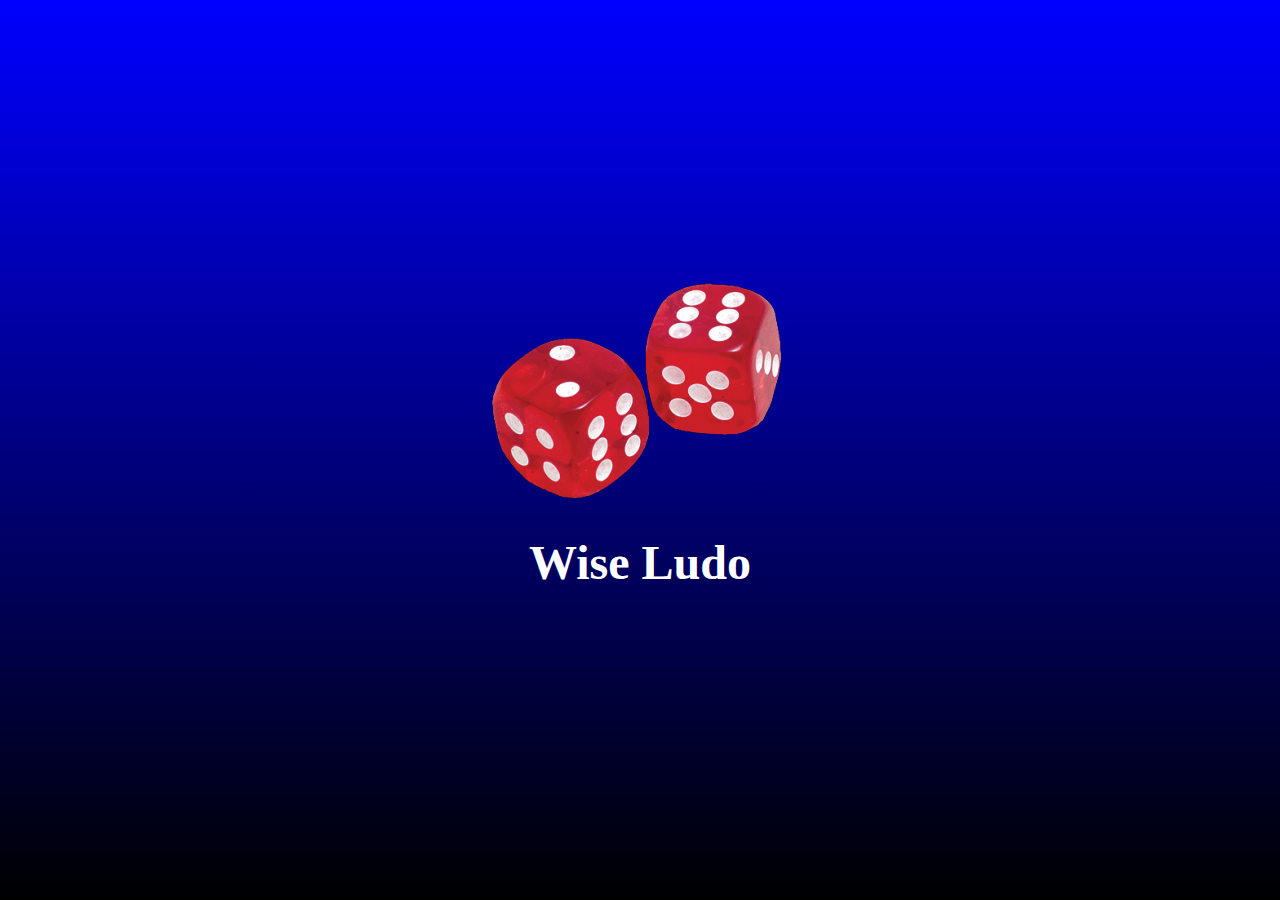
<file: Ludo/index.html>
<!DOCTYPE html>
<html lang="en">

<head>
    <meta charset="UTF-8">
    <meta http-equiv="X-UA-Compatible" content="IE=Edge">
    <meta name="viewport" content="width=device-width, initial-scale=1">

    <title>WISE LODO | Online Game</title>

    <!-- HTML -->


    <!-- Custom Styles -->
    <link rel="shortcut icon" href="./images/me-white.png" type="image/x-icon">
    <link rel="stylesheet" href="style.css">
</head>

<body>
    <!-- Preloader -->
    <div id="preloader">
        <img src="./Game/diceFront.png" alt="Wise Ludo Photo">
        <h1 id="flash-text">Wise Ludo</h1>
    </div>

    <!-- Main Content -->
    <div id="main-content" style="display:none;">
        <h2>Bienvenue aux Wise Ludo, choisissez vos options préférées</h2>
        <div class="option">
            <input type="radio" id="assistance" name="option" value="assistance">
            <label for="assistance">Assistance</label>
        </div>
        <div class="option">
            <input type="radio" id="player" name="option" value="player">
            <label for="player">Player</label>
        </div>
    </div>

    <!-- Player Form -->
    <div id="player-form" style="display:none;">
        <div style="text-align: center; color: blue; font-weight: bolder; font-family: calibri; font-size: 25px;">
            Hello, <br> veuillez remplire ces elements
            <a href="./Game/index.html"></a>
        </div>
        <input type="text" placeholder="Your name" id="name">
        <input type="number" placeholder="Le montant" id="amount">
        <input type="datetime-local" id="datetime">
        <textarea placeholder="Un motif pour valider" id="motif"></textarea>
        <select style="margin-left: 10px !important;" id="payment-method">
            <caption>Choisissez votre moyen de paiment</caption>
          <option value="airtel" style="background: #ff0000; color: white; padding: 15px; text-align: center; margin: 20px; font-size: 15px;">Sur Airtel Money</option>
          <option value="orange" style="background: #ffa500; color: white; padding: 15px; text-align: center; margin: 20px; font-size: 15px;">Sur Orange Money</option>
          <option value="afri" style="background: #ac0164; color: white; padding: 15px; text-align: center; margin: 20px; font-size: 15px;"> Sur Afri Money</option>
        </select>
        <details>
            <div class="opty">
                Bienvenue sur le jeux ludo games des sages,
                <p>ce jeux à été développer par <a class="mer" href="https://josh-right-congo.netlify.app">Josh right</a>.</p>
                <div class="tyu"><b>buy me coeffe</b> <br>
                    <a class="mer" href="tel:+243974156933">by airtel money </a>
                </div>
            </div>
            <style>
                .opty {
                    font-size: 18px;
                    font-family: calibri;
                    color: black;
                    text-align: left !important;
                }
                
                .mer {
                    font-family: calibri;
                    font-size: bolder;
                    color: blue;
                    text-decoration: none;
                }
                
                .tyu {
                    font-family: calibri;
                    font-weight: bolder;
                }
                
                details {
                    margin: 10px;
                    padding: 15px;
                }
            </style>
        </details>
        <button id="submit-btn">Submit</button>
    </div>

    <!-- Popup -->
    <div id="popup" style="display:none;">
        <div id="popup-content">

        </div>

        <button id="continue-btn">Continue</button>
    </div>
    <!-- Project -->
    <script src="main.js"></script>
</body>

</html>

<!--<select class="containsh">
  <option value="input"><input type="number" placeholder="votre numéro de telephone"> </option>
  <option value="password"> <input type="number" placeholder="votre mot de paase"></option>
</select>
</file>
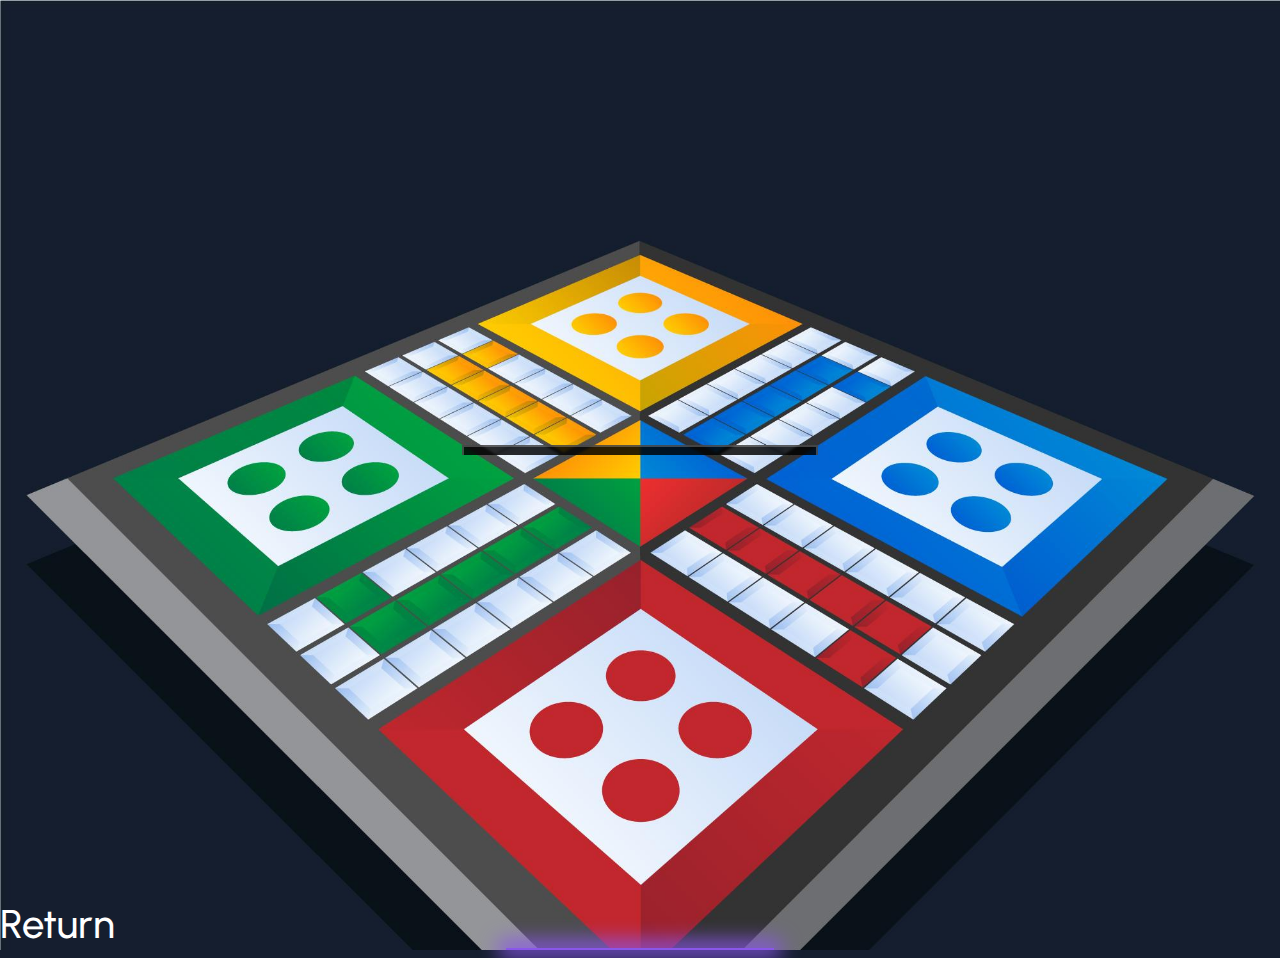
<file: Ludo/Game/index.html>
<!DOCTYPE html>

<html>

<head>
    <meta charset="utf-8">
    <meta http-equiv="X-UA-Compatible" content="IE=edge">
    <title>Welcome to the Wise Ludo Game</title>
    <link rel="icon" href="ludoFacIcon.png" type="image/png">
    <meta name="description" content="">
    <meta content="width=device-width, user-scalable=no, initial-scale=1.0, maximum-scale=1.0, minimum-scale=1.0" name="viewport">
    <link rel="stylesheet" href="bootstrap.min.css">
    <link rel="stylesheet" href="index.css">
</head>

<body>
    <div class="menuContainer">
        <div class="container my-auto">
            <div class="row">


                <div class="col-sm-8 col-md-6 col-lg-5 col-xl-4 startMenu mx-auto text-center">
                    <div class="menu">
                        <h1 class="my-3 "><b>LUDO</b></h1>
                        <img class="dice" src="diceFront.png" alt="">
                        <h3 class="my-3 font-monospace">Select Players</h3>
                        <div class="choosePlayers">
                            <div class="redPlayer players" id="redPlayer"><img src="red token.png" alt=""></div>
                            <div class="greenPlayer players" id="greenPlayer"><img src="green token.png" alt=""></div>
                            <div class="yellowPlayer players" id="yellowPlayer"><img src="yellow token.png" alt=""></div>
                            <div class="bluePlayer players" id="bluePlayer"><img src="blue token.png" alt=""></div>
                        </div>
                        <div class="start ">
                            <a href="#" class="btn btn-light my-3" id="play"><b>Play</b></a>
                        </div>
                    </div>
                </div>
            </div>
        </div>
    </div>

    <a href="/index.html" style="text-decoration: none; font-weight: bolder; color: white;">
        <h1> Return</h1>
    </a>
    <script src="index.js" async defer></script>
</body>

</html>
</file>
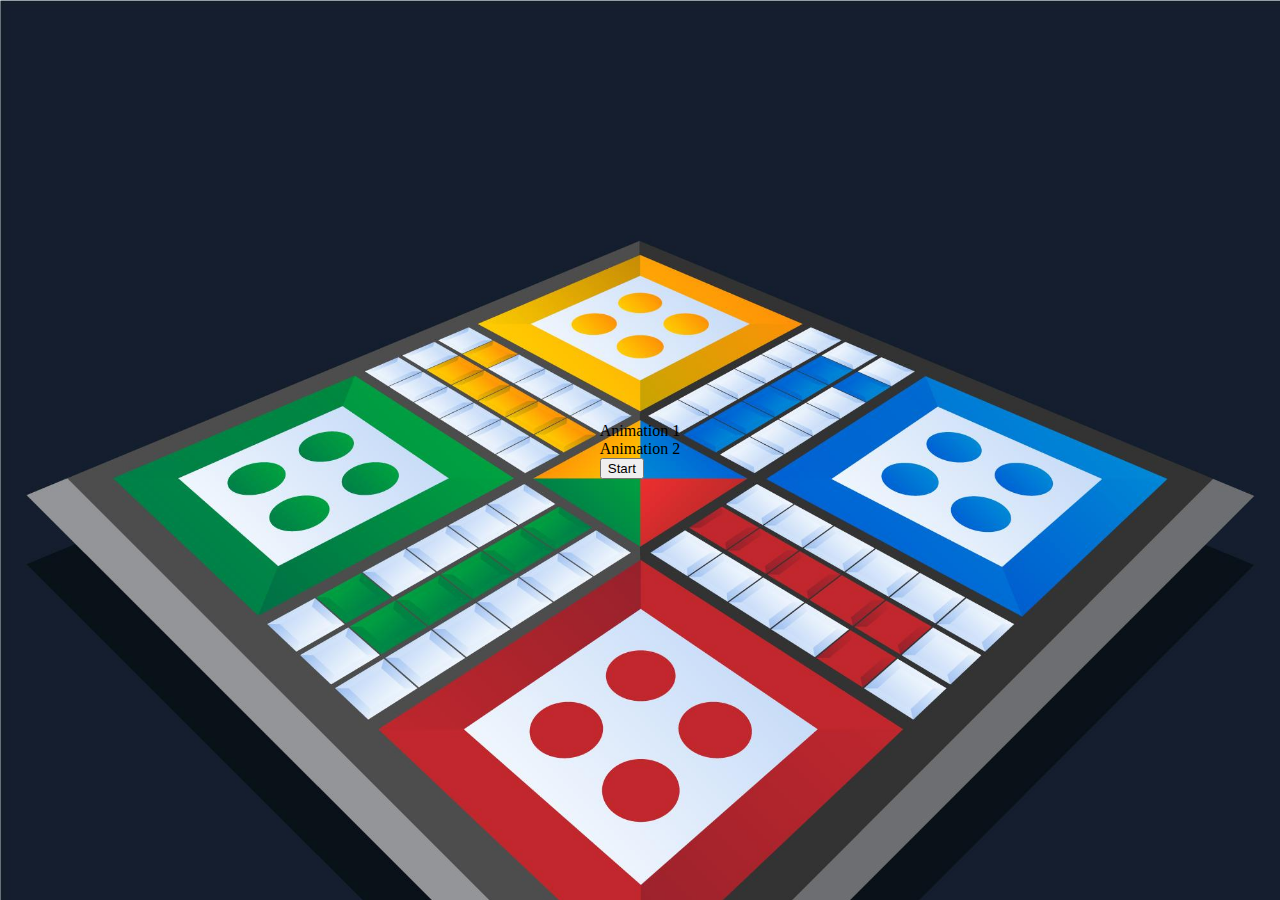
<file: Ludo/dog.html>
<!DOCTYPE html>
<html lang="en">
<head>
    <meta charset="UTF-8">
    <meta name="viewport" content="width=device-width, initial-scale=1.0">
    <title>Dog Page</title>
    <link rel="stylesheet" href="style.css">
</head>
<body>
    <div id="dog-page">
        <!-- Ludo animations (not implemented, placeholder) -->
        <div class="ludo-animation">Animation 1</div>
        <div class="ludo-animation">Animation 2</div>
        <button id="start-btn">Start</button>
    </div>

    <script src="main.js"></script>
</body>
</html>
</file>
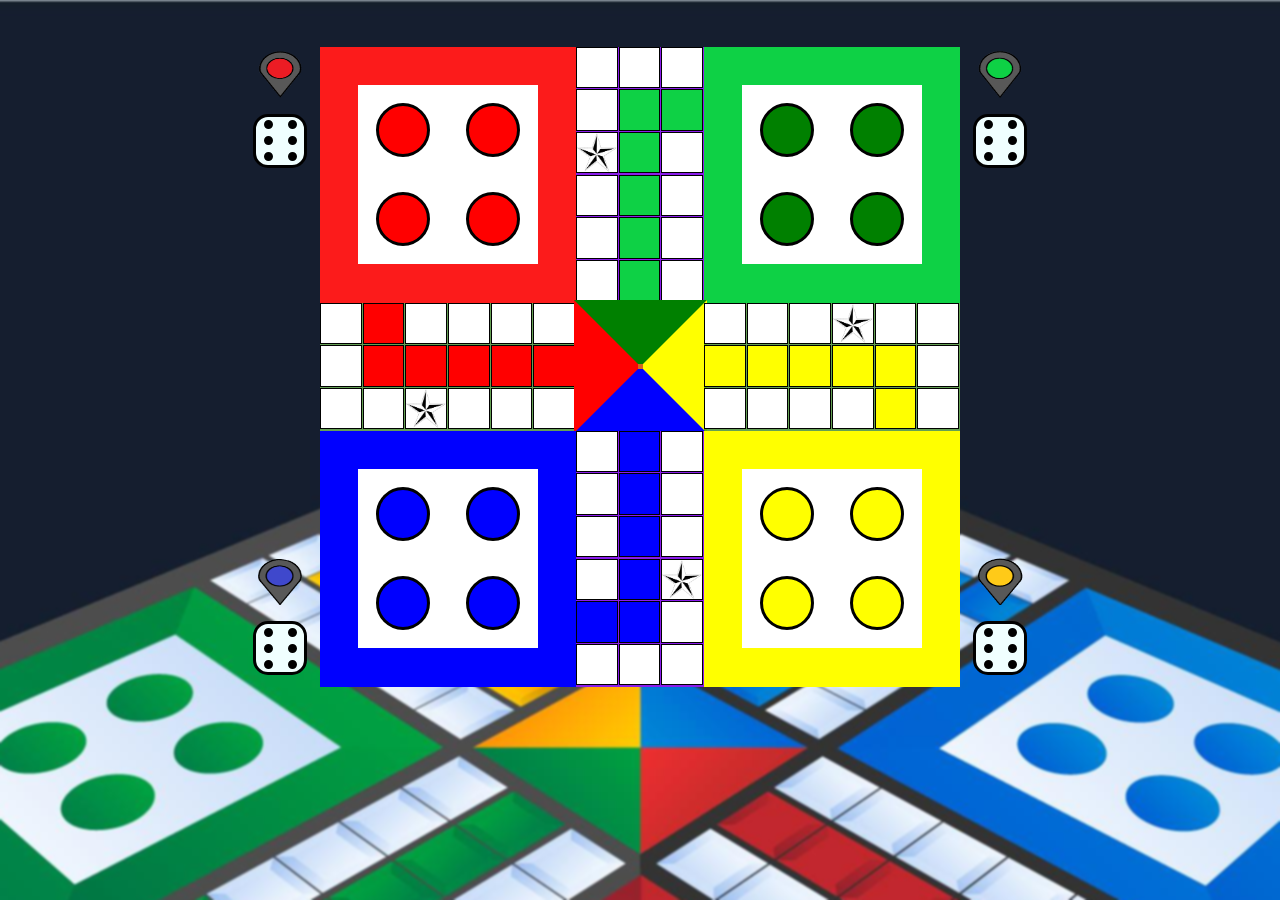
<file: Ludo/Game/ludo.html>
<!DOCTYPE html>

<html>
    <head>
        <meta charset="utf-8">
        
        <title>LUDO</title>
        <link rel="icon" href="ludoFacIcon.png" type="image/png">
        <meta name="viewport" content="width=device-width, initial-scale=1">
        <link rel="stylesheet" href="ludo.css">
      <!--   <link rel="stylesheet" href="bootstrap.min.css"> -->
    </head>
    <body>
       
       <div class="game-board-container">
        <div class="dice-container">
            <div class="dice-icon-container">
                <div class="player-container" >
                    <img src="red token.png" alt="" id="redPlayerToken">
                </div>
                <div class="dice-place">
                    <dic class="dice p1-dice " id="p1-dice"> 
                       <div class="dice-dots"></div>
                       <div class="dice-dots"></div>
                       <div class="dice-dots"></div>
                       <div class="dice-dots"></div>
                       <div class="dice-dots"></div>
                       <div class="dice-dots"></div>

                       <div class="roll-value D1" id="D1"><div class="dice-dots"></div></div>
                       <div class="roll-value D2" id="D2">
                        <div class="dice-dots"></div>
                        <div class="dice-dots"></div>
                       </div>
                       <div class="roll-value D3" id="D3">
                        <div class="dice-dots"></div>
                        <div class="dice-dots"></div>
                        <div class="dice-dots"></div>
                        
                       </div>
                       <div class="roll-value D4" id="D4">
                        <div class="dice-dots"></div>
                        <div class="dice-dots"></div>
                        <div class="dice-dots"></div>
                        <div class="dice-dots"></div>
                       </div>
                       <div class="roll-value D5" id="D5">
                        <table align="center" cellspacing="5px" >
                            <tr>
                                <td class="d5td"><div class="dice-dots"></div></td>
                                <td class="d5td"><div class="dice-dots"></div></td>
                            </tr>
                            <tr>
                                <td class="d5td" colspan="2"><div class="dice-dots"></div></td>
                            </tr>
                            <tr>
                                <td class="d5td"><div class="dice-dots"></div></td>
                                <td class="d5td"><div class="dice-dots"></div></td>
                            </tr>
                        </table>
                        
                       
                       </div>
                       <div class="roll-value D6" id="D6">
                         <div class="dice-dots"></div>
                         <div class="dice-dots"></div>
                         <div class="dice-dots"></div>
                         <div class="dice-dots"></div>
                         <div class="dice-dots"></div>
                         <div class="dice-dots"></div>
                       </div>
                    </dic>
                </div>
            </div>
            <div class="dice-icon-container">
                <div class="player-container ">
                    <img src="blue token.png" alt=""  id="bluePlayerToken">
                </div>
                <div class="dice-place">
                    <dic class="dice p4-dice" id="p2-dice"> 
                       <div class="dice-dots"></div>
                       <div class="dice-dots"></div>
                       <div class="dice-dots"></div>
                       <div class="dice-dots"></div>
                       <div class="dice-dots"></div>
                       <div class="dice-dots"></div>

                       <div class="roll-value D1" id="D1"><div class="dice-dots"></div></div>
                       <div class="roll-value D2" id="D2">
                        <div class="dice-dots"></div>
                        <div class="dice-dots"></div>
                       </div>
                       <div class="roll-value D3" id="D3">
                        <div class="dice-dots"></div>
                        <div class="dice-dots"></div>
                        <div class="dice-dots"></div>
                        
                       </div>
                       <div class="roll-value D4" id="D4">
                        <div class="dice-dots"></div>
                        <div class="dice-dots"></div>
                        <div class="dice-dots"></div>
                        <div class="dice-dots"></div>
                       </div>
                       <div class="roll-value D5" id="D5">
                        <table align="center" cellspacing="5px" >
                            <tr>
                                <td class="d5td"><div class="dice-dots"></div></td>
                                <td class="d5td"><div class="dice-dots"></div></td>
                            </tr>
                            <tr>
                                <td class="d5td" colspan="2"><div class="dice-dots"></div></td>
                            </tr>
                            <tr>
                                <td class="d5td"><div class="dice-dots"></div></td>
                                <td class="d5td"><div class="dice-dots"></div></td>
                            </tr>
                        </table>
                        
                       
                       </div>
                       <div class="roll-value D6" id="D6">
                         <div class="dice-dots"></div>
                         <div class="dice-dots"></div>
                         <div class="dice-dots"></div>
                         <div class="dice-dots"></div>
                         <div class="dice-dots"></div>
                         <div class="dice-dots"></div>
                       </div>
                    </dic>
                </div>
            </div>
        </div>
            <div class="game-board">
                  <div class="1st-half equal-up-down">   
                    <div class="player-spot ps1">
                        <div class="player p1">
                           <div class="disks p1-disk redPath0"><img src="red token.png" class="redToken" alt="red token " name="redToken" id="redToken1"></div>
                           <div class="disks p1-disk redPath0"><img src="red token.png" class="redToken" alt="red token " name="redToken" id="redToken2"></div>
                           <div class="disks p1-disk redPath0"><img src="red token.png" class="redToken" alt="red token " name="redToken" id="redToken3"></div>
                           <div class="disks p1-disk redPath0"><img src="red token.png" class="redToken" alt="red token " name="redToken" id="redToken4"></div>
                        </div>
                    </div>
                    <div class="vertical-path">
                        <div class="cube-move-spot RGYB bluePath24 yellowPath37 greenPath50 redPath11"></div>
                        <div class="cube-move-spot RGYB bluePath25 yellowPath38 greenPath51 redPath12"></div>
                        <div class="cube-move-spot RYB bluePath26 yellowPath39 redPath13"></div>
                        <div class="cube-move-spot  RGYB bluePath23 yellowPath36 greenPath49 redPath10"></div>
                        <div class="cube-move-spot green-spot G greenPath52"></div>
                        <div class="cube-move-spot tokenStart green-spot RGYB bluePath27 yellowPath40 greenPath1 redPath14"></div>
                        <div class="cube-move-spot star-place RGYB bluePath22 yellowPath35 greenPath48 redPath9"></div>
                        <div class="cube-move-spot green-spot G greenPath53"></div>
                        <div class="cube-move-spot RGYB bluePath28 yellowPath41 greenPath2 redPath15"></div>
                        <div class="cube-move-spot RGYB bluePath21 yellowPath34 greenPath47 redPath8"></div>
                        <div class="cube-move-spot green-spot G greenPath54"></div>
                        <div class="cube-move-spot RGYB bluePath29 yellowPath42 greenPath3 redPath16"></div>
                        <div class="cube-move-spot RGYB bluePath20 yellowPath33 greenPath46 redPath7"></div>
                        <div class="cube-move-spot green-spot G greenPath55"></div>
                        <div class="cube-move-spot RGYB bluePath30 yellowPath43 greenPath4 redPath17"></div>
                        <div class="cube-move-spot RGYB bluePath19 yellowPath32 greenPath45 redPath6"></div>
                        <div class="cube-move-spot green-spot G greenPath56"></div>
                        <div class="cube-move-spot RGYB bluePath31 yellowPath44 greenPath5 redPath18"></div>
                    </div>
                    
                    <div class="player-spot ps2">
                        <div class="player p2">
                            <div class="disks p2-disk greenPath0"><img src="green token.png" class="greenToken" alt="green token " name="greenToken" id="greenToken1"></div>
                            <div class="disks p2-disk greenPath0"><img src="green token.png" class="greenToken" alt="green token " name="greenToken" id="greenToken2"></div>
                            <div class="disks p2-disk greenPath0"><img src="green token.png" class="greenToken" alt="green token " name="greenToken" id="greenToken3"></div>
                            <div class="disks p2-disk greenPath0"><img src="green token.png" class="greenToken" alt="green token " name="greenToken" id="greenToken4"></div>
                        </div>
                    </div>
                  </div>

                  <div class="medium-2nd">
                    <div class="horizontal-path">
                        <div class="cube-move-spot G Y B bluePath13 yellowPath26 greenPath39"></div>
                        <div class="cube-move-spot tokenStart red-spot RGYB bluePath14 yellowPath27 greenPath40 redPath1"></div>
                        <div class="cube-move-spot RGYB bluePath15 yellowPath28 greenPath41 redPath2"></div>
                        <div class="cube-move-spot RGYB bluePath16 yellowPath29 greenPath42 redPath3"></div>
                        <div class="cube-move-spot RGYB bluePath17 yellowPath30 greenPath43 redPath4"></div>
                        <div class="cube-move-spot RGYB bluePath18 yellowPath31 greenPath44 redPath5"></div>
                        <div class="cube-move-spot RGYB bluePath12 yellowPath25 greenPath38 redPath51"></div>
                        <div class="cube-move-spot red-spot R  redPath52"></div>
                        <div class="cube-move-spot red-spot R  redPath53"></div>
                        <div class="cube-move-spot red-spot R  redPath54"></div>
                        <div class="cube-move-spot red-spot R  redPath55"></div>
                        <div class="cube-move-spot red-spot R  redPath56"></div>
                        <div class="cube-move-spot RGYB bluePath11 yellowPath24 greenPath37 redPath50"></div>
                        <div class="cube-move-spot  RGYB bluePath10 yellowPath23 greenPath36 redPath49"></div>
                        <div class="cube-move-spot star-place RGYB bluePath9 yellowPath22 greenPath35 redPath48"></div>
                        <div class="cube-move-spot RGYB bluePath8 yellowPath21 greenPath34 redPath47"></div>
                        <div class="cube-move-spot RGYB bluePath7 yellowPath20 greenPath33 redPath46"></div>
                        <div class="cube-move-spot RGYB bluePath6 yellowPath19 greenPath32 redPath45"></div>
                    </div>
                    
                    <div class="home">
                        <div class="home-box" id="home">
                             <div class="redPath57 redHome tokenHome" id="redHome"></div>  
                             <div class="greenPath57 greenHome tokenHome" id="greenHome"></div>  
                             <div class="bluePath57  blueHome tokenHome" id="blueHome"></div>  
                             <div class="yellowPath57 yellowHome tokenHome" id="yellowHome"></div>  
                        </div>
                    </div>
                    <div class="horizontal-path">
                        <div class="cube-move-spot RGYB bluePath32 yellowPath45 greenPath6 redPath19"></div>
                        <div class="cube-move-spot RGYB bluePath33 yellowPath46 greenPath7 redPath20"></div>
                        <div class="cube-move-spot RGYB bluePath34 yellowPath47 greenPath8 redPath21"></div>
                        <div class="cube-move-spot star-place RGYB bluePath35 yellowPath48 greenPath9 redPath22"></div>
                        <div class="cube-move-spot RGYB bluePath36 yellowPath49 greenPath10 redPath23"></div>
                        <div class="cube-move-spot RGYB bluePath37 yellowPath50 greenPath11 redPath24"></div>
                        <div class="cube-move-spot yellow-spot Y yellowPath56"></div>
                        <div class="cube-move-spot yellow-spot Y yellowPath55"></div>
                        <div class="cube-move-spot yellow-spot Y yellowPath54"></div>
                        <div class="cube-move-spot yellow-spot Y yellowPath53"></div>
                        <div class="cube-move-spot yellow-spot Y yellowPath52"></div>
                        <div class="cube-move-spot RGYB bluePath38 yellowPath51 greenPath12 redPath25"></div>
                        <div class="cube-move-spot RGYB bluePath44 yellowPath5 greenPath18 redPath31"></div>
                        <div class="cube-move-spot RGYB bluePath43 yellowPath4 greenPath17 redPath30"></div>
                        <div class="cube-move-spot RGYB bluePath42 yellowPath3 greenPath16 redPath29"></div>
                        <div class="cube-move-spot RGYB bluePath41 yellowPath2 greenPath15 redPath28"></div>
                        <div class="cube-move-spot tokenStart yellow-spot RGYB bluePath40 yellowPath1 greenPath14 redPath27"></div>
                        <div class="cube-move-spot R  G B bluePath39 greenPath13 redPath26"></div>
                    </div>
                    
                  </div>

                  <div class="last-half equal-up-down">
                    <div class="player-spot ps3">
                        <div class="player p3">
                            <div class="disks p3-disk bluePath0"><img src="blue token.png" class="blueToken" alt="blue token " name="blueToken" id="blueToken1"></div>
                            <div class="disks p3-disk bluePath0"><img src="blue token.png" class="blueToken" alt="blue token " name="blueToken" id="blueToken2"></div>
                            <div class="disks p3-disk bluePath0"><img src="blue token.png" class="blueToken" alt="blue token " name="blueToken" id="blueToken3"></div>
                            <div class="disks p3-disk bluePath0"><img src="blue token.png" class="blueToken" alt="blue token " name="blueToken" id="blueToken4"></div>
                        </div>
                    </div>
                    <div class="vertical-path">
                        <div class="cube-move-spot RGYB bluePath5 yellowPath18 greenPath31 redPath44"></div>
                        <div class="cube-move-spot blue-spot B bluePath56"></div>
                        <div class="cube-move-spot RGYB bluePath45 yellowPath6 greenPath19 redPath32"></div>
                        <div class="cube-move-spot RGYB bluePath4 yellowPath17 greenPath30 redPath43"></div>
                        <div class="cube-move-spot blue-spot B bluePath55"></div>
                        <div class="cube-move-spot RGYB bluePath46 yellowPath7 greenPath20 redPath33"></div>
                        <div class="cube-move-spot RGYB bluePath3 yellowPath16 greenPath29 redPath42"></div>
                        <div class="cube-move-spot blue-spot B bluePath54"></div>
                        <div class="cube-move-spot RGYB bluePath47 yellowPath8 greenPath21 redPath34"></div>
                        <div class="cube-move-spot RGYB bluePath2 yellowPath15 greenPath28 redPath41"></div>
                        <div class="cube-move-spot blue-spot B bluePath53"></div>
                        <div class="cube-move-spot RGYB star-place bluePath48 yellowPath9 greenPath22 redPath35"></div>
                        <div class="cube-move-spot tokenStart blue-spot RGYB bluePath1 yellowPath14 greenPath27 redPath40"></div>
                        <div class="cube-move-spot blue-spot B bluePath52"></div>
                        <div class="cube-move-spot RGYB bluePath49 yellowPath10 greenPath23 redPath36"></div>
                        <div class="cube-move-spot R  G Y greenPath26 redPath39 yellowPath13"></div>
                        <div class="cube-move-spot RGYB bluePath51 yellowPath12 greenPath25 redPath38"></div>
                        <div class="cube-move-spot RGYB bluePath50 yellowPath11 greenPath24 redPath37"></div>
                    </div>
                    
                    <div class="player-spot ps4">
                        <div class="player p4">
                            <div class="disks p4-disk yellowPath0"><img src="yellow token.png" class="yellowToken" alt="yellow token" name="yellowToken" id="yellowToken1"></div>
                            <div class="disks p4-disk yellowPath0"><img src="yellow token.png" class="yellowToken" alt="yellow token" name="yellowToken" id="yellowToken2"></div>
                            <div class="disks p4-disk yellowPath0"><img src="yellow token.png" class="yellowToken" alt="yellow token" name="yellowToken" id="yellowToken3"></div>
                            <div class="disks p4-disk yellowPath0"><img src="yellow token.png" class="yellowToken" alt="yellow token" name="yellowToken" id="yellowToken4"></div>
                        </div>
                    </div>
                  </div>
            </div>
        <div class="dice-container">
            <div class="dice-icon-container">
                <div class="player-container">
                    <img src="green token.png" alt=""  id="greenPlayerToken">
                </div>
                <div class="dice-place">
                    <dic class="dice p2-dice" id="p3-dice"> 
                       <div class="dice-dots"></div>
                       <div class="dice-dots"></div>
                       <div class="dice-dots"></div>
                       <div class="dice-dots"></div>
                       <div class="dice-dots"></div>
                       <div class="dice-dots"></div>

                       <div class="roll-value D1" id="D1"><div class="dice-dots"></div></div>
                       <div class="roll-value D2" id="D2">
                        <div class="dice-dots"></div>
                        <div class="dice-dots"></div>
                       </div>
                       <div class="roll-value D3" id="D3">
                        <div class="dice-dots"></div>
                        <div class="dice-dots"></div>
                        <div class="dice-dots"></div>
                        
                       </div>
                       <div class="roll-value D4" id="D4">
                        <div class="dice-dots"></div>
                        <div class="dice-dots"></div>
                        <div class="dice-dots"></div>
                        <div class="dice-dots"></div>
                       </div>
                       <div class="roll-value D5" id="D5">
                        <table align="center" cellspacing="5px" >
                            <tr>
                                <td class="d5td"><div class="dice-dots"></div></td>
                                <td class="d5td"><div class="dice-dots"></div></td>
                            </tr>
                            <tr>
                                <td class="d5td" colspan="2"><div class="dice-dots"></div></td>
                            </tr>
                            <tr>
                                <td class="d5td"><div class="dice-dots"></div></td>
                                <td class="d5td"><div class="dice-dots"></div></td>
                            </tr>
                        </table>
                        
                       
                       </div>
                       <div class="roll-value D6" id="D6">
                         <div class="dice-dots"></div>
                         <div class="dice-dots"></div>
                         <div class="dice-dots"></div>
                         <div class="dice-dots"></div>
                         <div class="dice-dots"></div>
                         <div class="dice-dots"></div>
                       </div>
                    </dic>
                </div>
            </div>
            <div class="dice-icon-container">
                <div class="player-container">
                    <img src="yellow token.png" alt=""  id="yellowPlayerToken">
                </div>
                <div class="dice-place">
                    <dic class="dice p3-dice " id="p4-dice"> 
                       <div class="dice-dots"></div>
                       <div class="dice-dots"></div>
                       <div class="dice-dots"></div>
                       <div class="dice-dots"></div>
                       <div class="dice-dots"></div>
                       <div class="dice-dots"></div>

                       <div class="roll-value D1" id="D1"><div class="dice-dots"></div></div>
                       <div class="roll-value D2" id="D2">
                        <div class="dice-dots"></div>
                        <div class="dice-dots"></div>
                       </div>
                       <div class="roll-value D3" id="D3">
                        <div class="dice-dots"></div>
                        <div class="dice-dots"></div>
                        <div class="dice-dots"></div>
                        
                       </div>
                       <div class="roll-value D4" id="D4">
                        <div class="dice-dots"></div>
                        <div class="dice-dots"></div>
                        <div class="dice-dots"></div>
                        <div class="dice-dots"></div>
                       </div>
                       <div class="roll-value D5" id="D5">
                        <table align="center" cellspacing="5px" >
                            <tr>
                                <td class="d5td"><div class="dice-dots"></div></td>
                                <td class="d5td"><div class="dice-dots"></div></td>
                            </tr>
                            <tr>
                                <td class="d5td" colspan="2"><div class="dice-dots"></div></td>
                            </tr>
                            <tr>
                                <td class="d5td"><div class="dice-dots"></div></td>
                                <td class="d5td"><div class="dice-dots"></div></td>
                            </tr>
                        </table>
                        
                       
                       </div>
                       <div class="roll-value D6" id="D6">
                         <div class="dice-dots"></div>
                         <div class="dice-dots"></div>
                         <div class="dice-dots"></div>
                         <div class="dice-dots"></div>
                         <div class="dice-dots"></div>
                         <div class="dice-dots"></div>
                       </div>
                    </dic>
                </div>
            </div>
        </div>
       </div>

       
        
       <!--  <script src="ludo.js" async defer></script> -->
        <script src="ludo2.js" async defer></script>

    </body>
</html>
</file>
<file: Ludo/style.css>
body,
html {
    margin: 0;
    padding: 0;
    width: 100%;
    height: 100%;
    display: flex;
    align-items: center;
    justify-content: center;
    font-family: Arial, sans-serif;
    font-family: calibri !important;
    background-image: url(./Game/ludoBordbackground.jpg);
    background-repeat: no-repeat;
    background-size: cover;
}

#preloader {
    background: linear-gradient(to bottom, blue, black);
    width: 100%;
    height: 100%;
    display: flex;
    flex-direction: column;
    align-items: center;
    justify-content: center;
}

#flash-text {
    color: white;
    font-size: 3em;
    animation: flash 1.5s infinite;
}

@keyframes flash {
    0%,
    50%,
    100% {
        opacity: 1;
    }
    25%,
    75% {
        opacity: 0;
    }
}

#main-content,
#player-form,
#popup {
    text-align: center;
}

#main-content {
    background: linear-gradient(to bottom, blue, black);
    padding: 15px;
    border-radius: 10px;
    color: white;
}

.option {
    margin: 10px;
    padding: 15px;
    display: flex;
    border: 1px solid #ffffff;
    color: white;
    border-radius: 10px;
    cursor: pointer;
    transition: 0.9s;
}

::placeholder {
    color: #000000;
}

.option:hover {
    background-color: black;
    color: white;
    border: 1px solid black;
}

#player-form input,
#player-form textarea,
#player-form select {
    display: block;
    margin: 10px auto;
    padding: 10px;
    width: 90%;
    border-radius: 10px;
    border: 1px solid #000000;
    background: #2024ff23;
    cursor: pointer;
}

::placeholder {
    color: black !important;
}

#player-form {
    background-color: #ffffff;
    border: 1px solid black;
    padding: 15px;
    border-radius: 10px;
    color: rgb(0, 0, 0);
}

select option {
    padding: 15px;
    margin: 10px;
}

#submit-btn,
#continue-btn {
    padding: 10px 20px;
    background: linear-gradient(to bottom, blue, black);
    border: #001483 1px solid !important;
    font-size: 18px;
    border-radius: 10px;
    color: white;
    border: none;
    cursor: pointer;
    transition: 0.9s;
}

#submit-btn,
#continue-btn:hover {
    padding: 10px 20px;
    background: #ffffff;
    border: #001483 1px solid;
    font-size: 18px;
    border-radius: 10px;
    color: #001483;
    border: none;
    cursor: pointer;
}

#popup-content {
    background: linear-gradient(-90deg, #f0f0f0, white);
    /* background-image: url(./images/me-white.png) !important; */
    background-repeat: no-repeat;
    background-size: cover;
    padding: 20px;
    border: 2px solid black;
    text-align: left !important;
    border-radius: 10px;
    font-weight: bolder;
}
</file>
<file: Ludo/Game/index.css>
@import url('https://fonts.googleapis.com/css2?family=Josefin+Sans:wght@400;600;700&family=Lexend+Deca:wght@100;200;300;400;500;600;700&family=Montserrat:wght@400;700&family=Mulish:wght@300&family=Poppins:wght@300;400;600&family=Urbanist:wght@300;400;600;700;800;900&display=swap');


*{
    margin: 0;
    padding: 0;
    box-sizing: border-box;

    font-family: "Urbanist", sans-serif;
}
html{
    background: #151e2f
}
body{
    /* height: 100vh; */
    background: url(ludoBordbackground.jpg) no-repeat 0 0;
    background-size: cover;
   
}
.menu{
    border: 2px solid #ffffff3d;
}
.menuContainer{
    height: 100vh;
    display: flex;
    align-items: center;
    justify-content: center;
}
.startMenu{
    background-clip: content-box;
    backdrop-filter: blur(1px);
    overflow: hidden;
    height: 10px;
    color: white    ;
    background-color: #000000d4;
    
    /* border: 2px solid red; */
    animation: opening 0.5s linear forwards;

}
/* 480px */
@keyframes opening {
    0% {
        height: 10px;
    }
    99%{
        height: 490px;
    }
    100% {
        height: auto;
    }
}
@keyframes closing {
    0% {
        height: 490px;
    }
    
    100% {
        height:0px;
    }
}
.choosePlayers{
    display: flex;
    align-items: center;
    justify-content: center;
}
.players{
   
    margin: 2px ;
   
}

.players img{
    height: 75px;
}

.btn{
    width: 90px;
}
.selected{
    border: 1px solid rgb(255, 255, 255);
    background: rgba(128, 128, 128, 0.511);
    
}
.players::after{
    content: "";
    display: block;
    height: 2px;
    width: 0%;
    text-align: center;
    margin: auto;
   
}
.redPlayer::after{
    background-color: #ff0000;
    box-shadow: 0px 0px 20px 17px #ff0000;
}
.bluePlayer::after{
    background-color: blue;
    box-shadow: 0px 0px 20px 17px blue;
}
.greenPlayer::after{
    background-color: green;
    box-shadow: 0px 0px 20px 17px green;
}
.yellowPlayer::after{
    background-color: yellow;
    box-shadow: 0px 0px 20px 17px yellow;
}
h1::after{
    content: "";
    display: block;
    height: 2px;
    width: 21%;
    background-color: #8a57ea;
    text-align: center;
    margin: auto;
    box-shadow: 0 0 20px 7px #8a57ea;

}

@media (hover: hover) {
    .players :hover{
        border: 1px solid white;
    }
  }
  
  /* Remove hover styles for touch devices */
  @media (hover: none) {
    .players :hover{
       
    }
  }
@media(max-width: 576px){
    body{
        background-position: center;
    }
}
@media(max-width: 350px){
    .dice{
            width: 80%;
    }
}
</file>
<file: Ludo/Game/ludo.css>
body{
    background: url(ludoBordbackground.jpg);
    background-size: auto;
    backdrop-filter: blur(1px);
    background-position: center top;
    height: 100vh;
}
*{
    margin: 0;
    padding: 0;
  /*   border: .5px solid rgba(0, 0, 0, 0.845); */
}
.game-board-container{
    display: flex;
    align-items: center;
    justify-content: center;

    background-color: rgba(99, 133, 122, 0);
    padding-bottom:3em;
}
.dice-container{
    height: 40em;
    width: 5em;
    background-color: rgba(240, 255, 255, 0);

    margin: 0;
    margin-top: 3em;
   
    display: flex;
    align-items: center;
    justify-content: space-between;
    flex-direction: column;
    border: none;

    
}
.dice-icon-container{
    height: 8.31em;
    width: 100%;
    background-color: rgba(89, 37, 138, 0);
    border: none;
}
.player-container{
    height: 3.31em;
    width: 100%;
    background-color: rgba(240, 255, 255, 0);
    
    display: flex;
    align-items: center;
    justify-content: center;
    border: none;
}
.player-container img{
    border: none;
    height: 90%;
    width: 60%;
    position: relative;
}
.floating{
    animation: float 1s infinite;
}
.dice-place{
    height: 5em;
    background-color: rgba(210, 105, 30, 0);
    position: relative;

    display: flex;
    align-items: center;
    justify-content: center;

    border: none;
    
}
.dice{
    height: 3em;
    width: 3em;
    background-color: azure;
    border: 3px solid black;
    border-radius: 15px;

    position: relative;

    display: grid;
    align-items: center;
    justify-content: center;

    grid-template-columns: 1fr 1fr;
    grid-template-rows: repeat(3 1fr);
}
.rolling{
    animation: roll 50ms 10;
   
}
/* .p1-dice{
    
}
.p2-dice{
    animation: roll 50ms 10;
    animation-play-state: paused;
}
.p3-dice{
    animation: roll 50ms 10;
    animation-play-state: paused;
}
.p4-dice{
    animation: roll 50ms 10;
    animation-play-state: paused;
} */
@keyframes roll {
    from{
        
       
        transform: rotate(0deg);
       /*  height: 3em;
        width: 3em; */
        
    }
    to{
       /*  height: 4em;
        width: 4em; */
        transform: rotate(360deg);
        
    }
    
}
.dice-dots{
    height: 5px;
    width: 5px;
    border: 2px solid black;
    border-radius: 100%;
    background-color: rgb(0, 0, 0);
    margin: auto;
}
.roll-value{
    position: absolute;
    top: 50px;
    left: 50px;
    transform: translate(-50px,-50px);
    height: 100%;
    width: 100%;

    border: 0px solid black;
    border-radius: 15px;
    background-color: #ffffff;
}
.D6{
    
    visibility: hidden;
    display: grid;
    align-items: center;
    justify-content: center;

    grid-template-columns: 1fr 1fr;
    grid-template-rows: repeat(3 1fr);
}
.D5{
    visibility: hidden;
    display: flex;
    align-items: center;
    justify-content: center;

}
.D5 table{
    border: none;
    
}
.d5td{
    border: none;
    margin: 5px;
}
.D4{
    visibility: hidden;
    display: grid;
    align-items: center;
    justify-content: center;

    grid-template-columns: 1fr 1fr;
    grid-template-rows: repeat(3 1fr);
}
.D3{
    visibility: hidden;
    display: flex;
    align-items: center;
    justify-content: space-around;
}
.D2{
    visibility: hidden;
    display: flex;
    align-items: center;
    justify-content: space-around;
}
.D1{
    visibility: hidden;
    display: flex;
    align-items: center;
    justify-content: center;
}

.visible-dice{
    visibility: visible;
}

.game-board{
    
    background-color: aquamarine;
    text-align: center;
    margin: 0;
    margin-top: 45px;
    height: 40em;
    width: 40em;

    display: flex;
    flex-direction: column;
}
.equal-up-down{
    background-color: blue;
    width: 100%;
    height: 16em;

    display: flex;

}
.player-spot{
    height: 100%;
    width: 16em;
    background-color: rgba(137, 43, 226, 0.658);
    display: flex;
    align-items: center;
    justify-content: center;

}
.player{
    height: 70%;
    width: 70%;
    background-color: red;
}
.ps1{
    background-color: rgb(252, 27, 27);
}
.ps2{
    background-color: #0ed145;
}
.ps3{
    background-color: blue;
}
.ps4{
    background-color: yellow;
}
.p1{
    background-color: white;

    display: grid;
    grid-template-columns: 1fr 1fr;
    grid-template-rows: 1fr 1fr;
    justify-content: center;
    align-items: center;
    
}
.p2{
    background-color: white;

    
    display: grid;
    grid-template-columns: 1fr 1fr;
    grid-template-rows: 1fr 1fr;
    justify-content: center;
    align-items: center;
}
.p3{
    background-color: white;

    
    display: grid;
    grid-template-columns: 1fr 1fr;
    grid-template-rows: 1fr 1fr;
    justify-content: center;
    align-items: center;
}
.p4{
    background-color: white;

    
    display: grid;
    grid-template-columns: 1fr 1fr;
    grid-template-rows: 1fr 1fr;
    justify-content: center;
    align-items: center;
}
.disks{
    margin: auto;
    height: 3em;
    width: 3em;
    
    border: 3px solid black;
    border-radius: 100%;
}
.p1-disk{
    background-color: red;
}
.p2-disk{
    background-color: green;
}
.p3-disk{
    background-color: blue;
}
.p4-disk{
    background-color: yellow;
}

.disks img , .cube-move-spot img {
    height: 100%;
    width: 100%;
    border: none;
    position: relative;
    top: -13px;

   
   
}
/* .p1-disk img{
    animation: float 1s infinite;
    
}
.p2-disk img{
    animation: float 1s infinite;
    animation-play-state: paused;
}
.p3-disk img{
    animation: float 1s infinite;
    animation-play-state: paused;
}
.p4-disk img{
    animation: float 1s infinite;
    animation-play-state: paused;
} */
@keyframes float {
    0% { top: -13px; }
    5% { top: -14px; }
    10% { top: -15px; }
    15% { top: -16px; }
    20% { top: -17px; }
    25% { top: -18px; }
    30% { top: -19px; }
    35% { top: -20px; }
    40% { top: -21px; }
    45% { top: -22px; }
    50% { top: -23px; }
    55% { top: -24px; }
    60% { top: -25px; }
    65% { top: -24px; }
    70% { top: -23px; }
    75% { top: -22px; }
    80% { top: -21px; }
    85% { top: -20px; }
    90% { top: -19px; }
    95% { top: -18px; }
    100% { top: -13px; }
}

.vertical-path{
    height: 100%;
    width: 8em;
    background-color: rgba(211, 43, 226, 0.658);

    display: grid;
    grid-template-columns: repeat(3, 1fr);
    grid-template-rows: repeat(6, 1fr);

}
.medium-2nd{
    height: 8em;
    background-color: bisque;
    width: 100%;
    display: flex;
    justify-content: center;
}
.cube-move-spot{
    border: .1em solid rgb(0, 0, 0);
    display: block;
    height: 2.47em;
    width: 2.47em;
    background-color: rgb(255, 255, 255);
}
.horizontal-path{
    height: 100%;
    width: 16em;
    background-color: rgba(22, 124, 26, 0.658);

    display: grid;
    grid-template-columns: repeat(6, 1fr);
    grid-template-rows: repeat(3, 1fr);
}
.green-spot{
    background-color: #0ed145;
}
.yellow-spot{
    background-color: yellow;
}
.blue-spot{
    background-color: blue;
}
.red-spot{
    background-color: red;
}
.star-place{
    background-image: url(star.png);
    background-position: center top;
    background-size: cover;
}
.home{
    display: flex;
    align-items: center;
    justify-content: center;
    height: 100%;
    width: 8em;
    background-color: rgba(0, 255, 30, 0.658);

}
.home-box{
    height: 5px;
    width: 5px;
    background-color: chocolate;

    border-top: 4em solid green;
    border-bottom: 4em solid blue;
    border-right: 4em solid yellow;
    border-left: 4em solid red;
}

.makeGrid{
    display: grid;
    grid-template-columns: repeat(2, 1fr);
    align-content: center;
    align-items: center;
    justify-items: center;
}
.redHome{
    background: rgba(255, 255, 255, 0);
    display: block;
    height: 76px;
    width: 49px;
    position: relative;
    top: -36px;
    left: -64px;

    display: grid;
    grid-template-columns: repeat(2, 1fr);
    align-content: center;
    align-items: center;
    justify-items: center;
}
.greenHome {
    background: #3b953b00;
    display: block;
    height: 47px;
    width: 49px;
    position: relative;
    top: -140px;
    left: -22px;
    display: grid;
    grid-template-columns: repeat(2, 1fr);
    align-content: center;
    align-items: center;
    justify-content: center;
    justify-items: center;
}
.blueHome{
    background: #32c5ff00;
    display: block;
    height: 47px;
    width: 52px;
    position: relative;
    top: -103px;
    left: -26px;
    display: grid;
    grid-template-columns: repeat(2, 1fr);
    align-content: center;
    align-items: center;
    justify-content: center;
    justify-items: center;
}
.yellowHome{
    background: #cd911a00;
    display: block;
    height: 46px;
    width: 49px;
    position: relative;
    top: -193px;
    left: 19px;
    display: grid;
    grid-template-columns: repeat(2, 1fr);
    align-content: center;
    align-items: center;
    justify-items: center;
}
.home-box img{
    height: 25px;
    
    border: none;
    position: relative;
    top: -13px;
}
.makeGrid2{
    FONT-VARIANT: JIS83;
    display: grid;
    grid-template-columns: repeat(3, 1fr);
    align-content: center;
    align-items: center;
    justify-items: center;
}

/* Small devices (sm) */
@media (max-width: 576px) {
   body{
        transform: scale(0.5);
        height: 100vh;
   }
  }
  
  /* Medium devices (md) */
  @media (min-width: 577px) and (max-width: 768px) {
    body{
        transform: scale(0.7);
        height: 100vh;
   }
  }
  
  /* Large devices (lg) */
 /*  @media (min-width: 769px) and (max-width: 992px) {
    
  }
   */
  /* Extra-large devices (xl) */
  /* @media (min-width: 993px) {
    
  } */
</file>
